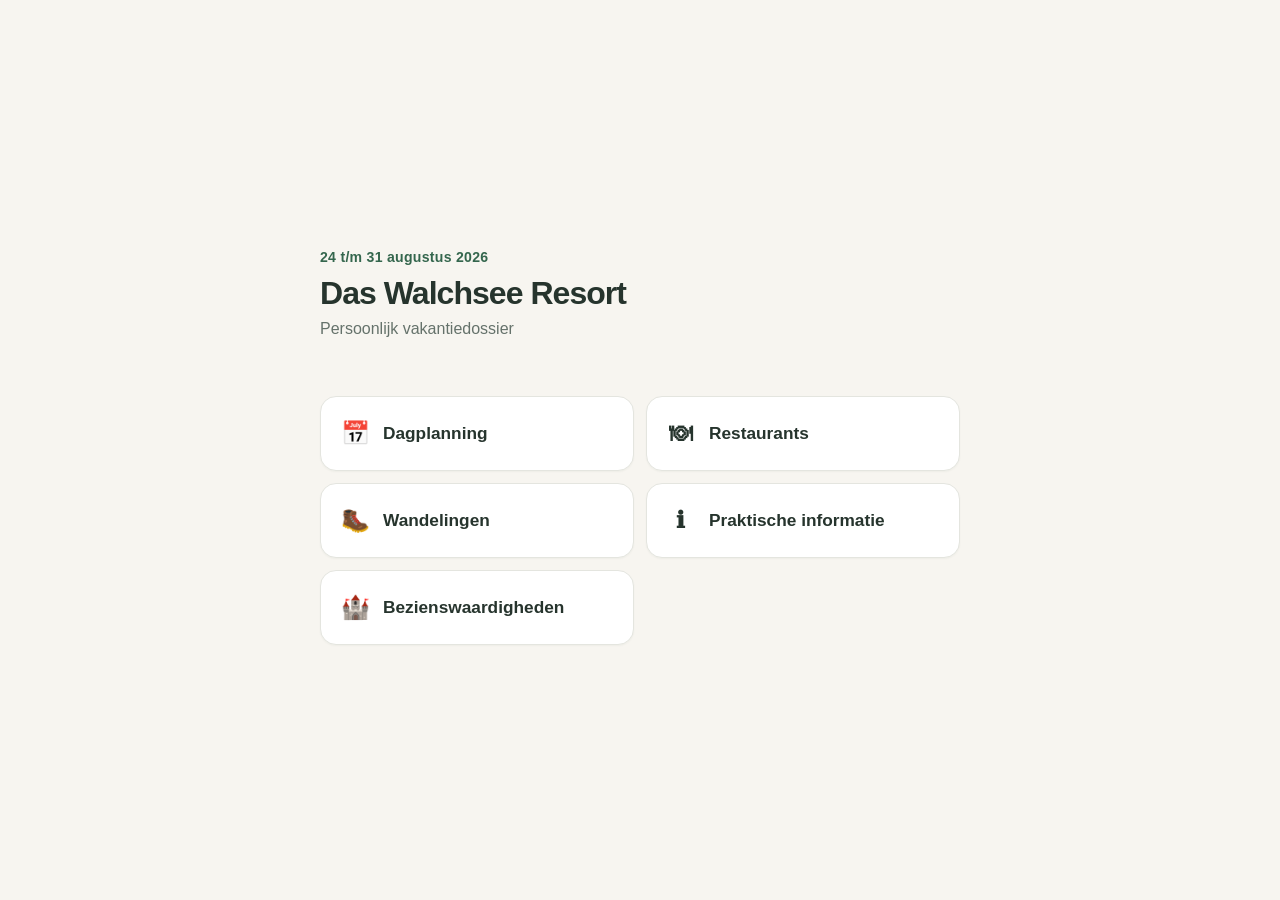
<file: index.html>
<!doctype html>
<html lang="nl">
  <head>
    <meta charset="utf-8">
    <meta name="viewport" content="width=device-width, initial-scale=1, viewport-fit=cover">
    <meta name="theme-color" content="#f7f5f0">
    <meta name="apple-mobile-web-app-capable" content="yes">
    <meta name="apple-mobile-web-app-status-bar-style" content="default">
    <link rel="apple-touch-icon" sizes="180x180" href="icons/apple-touch-icon.png">
    <title>Das Walchsee Resort</title>
    <link rel="manifest" href="manifest.json">
    <link rel="stylesheet" href="css/style.css">
  </head>
  <body data-page="home">
    <main class="page home-page">
      <header class="intro">
        <p class="eyebrow">24 t/m 31 augustus 2026</p>
        <h1>Das Walchsee Resort</h1>
        <p>Persoonlijk vakantiedossier</p>
      </header>
      <nav class="home-nav" aria-label="Hoofdnavigatie">
        <a class="home-link" href="dagplanning.html"><span>📅</span>Dagplanning</a>
        <a class="home-link" href="restaurants.html"><span>🍽</span>Restaurants</a>
        <a class="home-link" href="wandelingen.html"><span>🥾</span>Wandelingen</a>
        <a class="home-link" href="praktisch.html"><span>ℹ</span>Praktische informatie</a>
        <a class="home-link" href="bezienswaardigheden.html"><span>🏰</span>Bezienswaardigheden</a>
      </nav>
    </main>
    <script src="js/app.js"></script>
  </body>
</html>
</file>
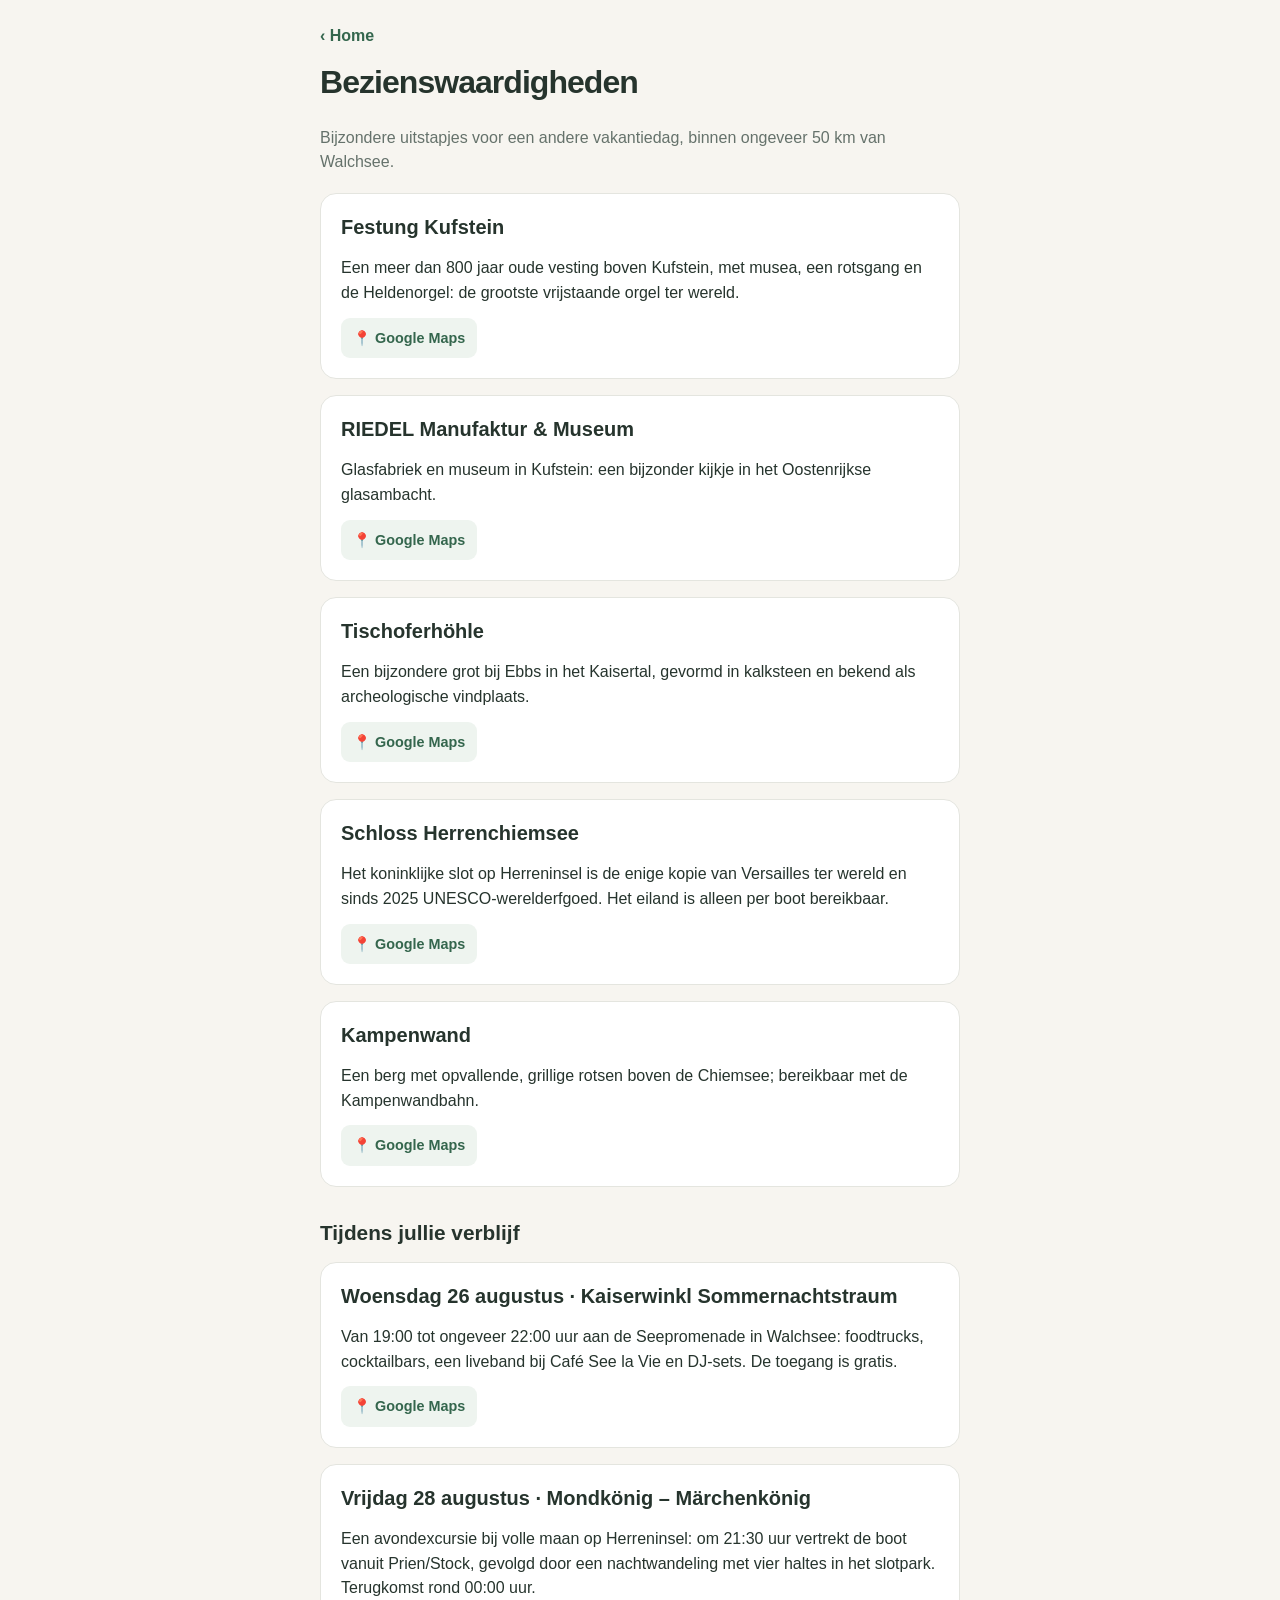
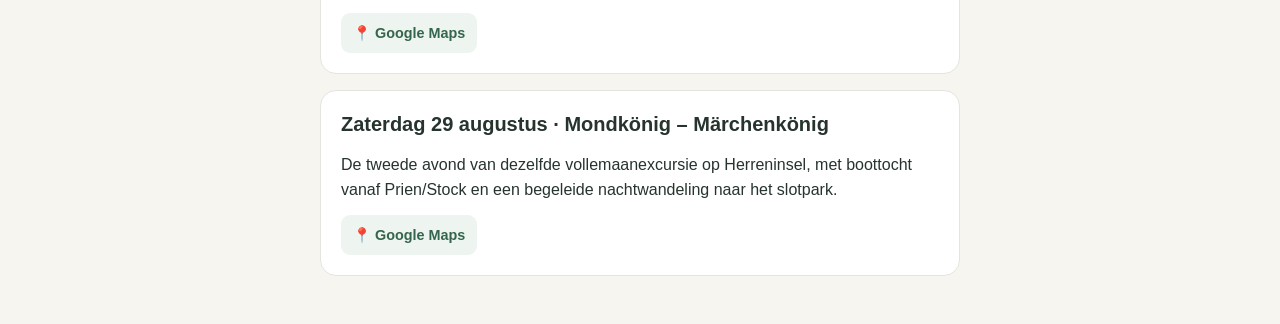
<file: bezienswaardigheden.html>
<!doctype html>
<html lang="nl">
  <head>
    <meta charset="utf-8">
    <meta name="viewport" content="width=device-width, initial-scale=1, viewport-fit=cover">
    <meta name="theme-color" content="#f7f5f0">
    <meta name="apple-mobile-web-app-capable" content="yes">
    <meta name="apple-mobile-web-app-status-bar-style" content="default">
    <link rel="apple-touch-icon" sizes="180x180" href="icons/apple-touch-icon.png">
    <title>Bezienswaardigheden · Das Walchsee Resort</title>
    <link rel="manifest" href="manifest.json">
    <link rel="stylesheet" href="css/style.css">
  </head>
  <body data-page="sights">
    <main class="page"><header class="page-header"><a class="back" href="index.html">‹ Home</a><h1>Bezienswaardigheden</h1></header><section id="content" aria-live="polite"></section></main>
    <script src="js/app.js"></script>
  </body>
</html>
</file>
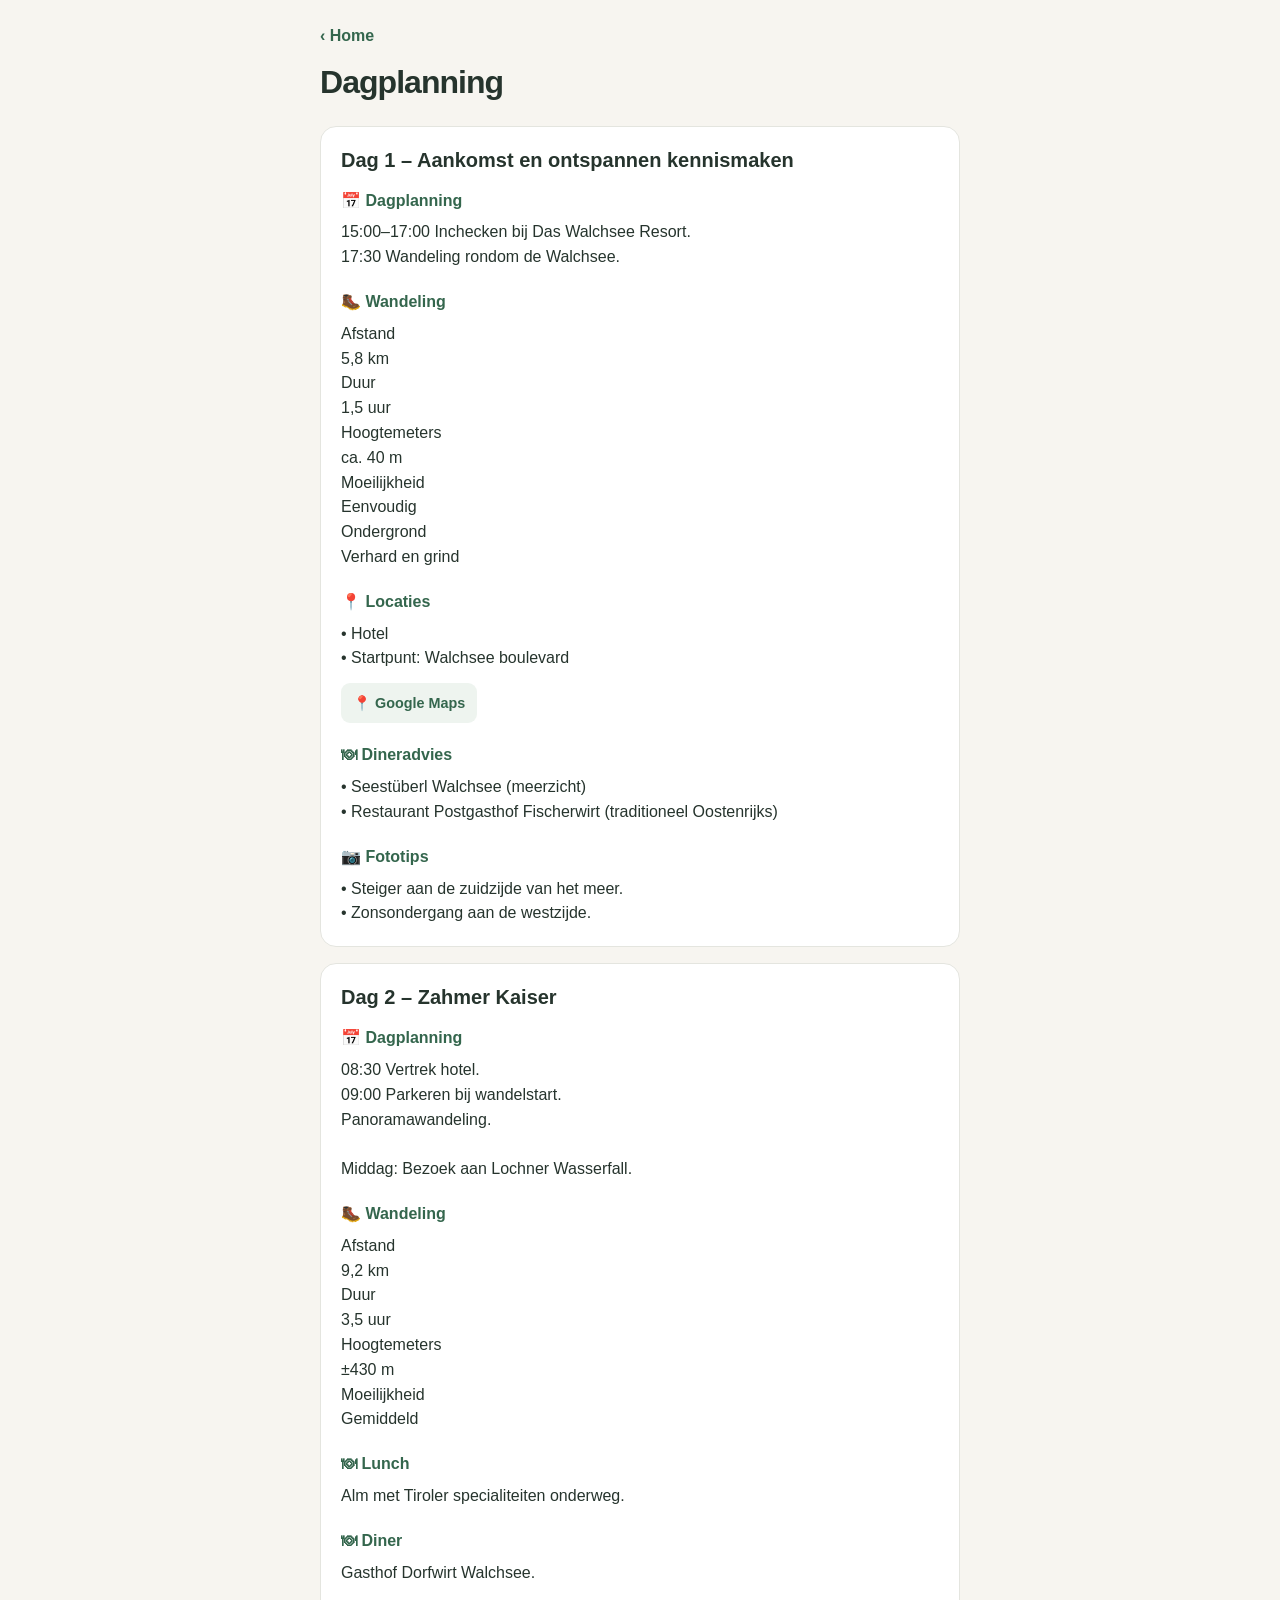
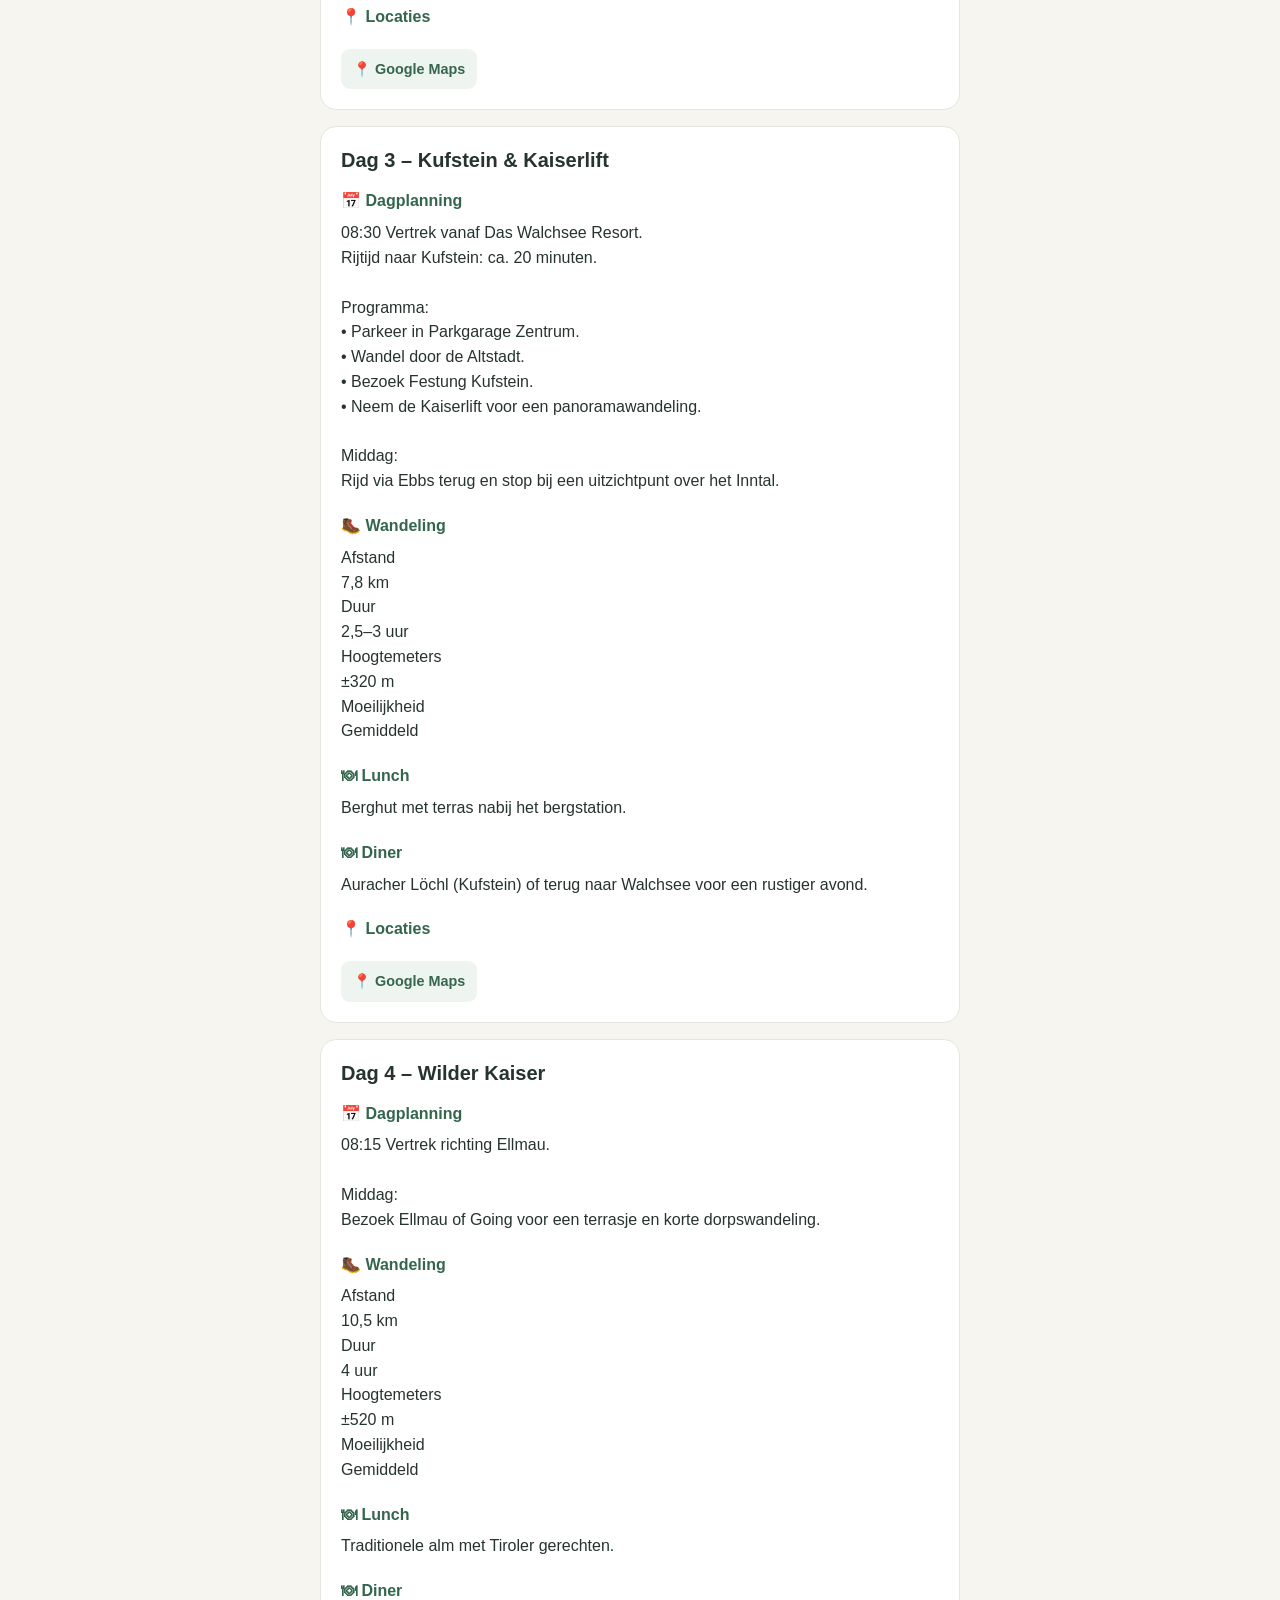
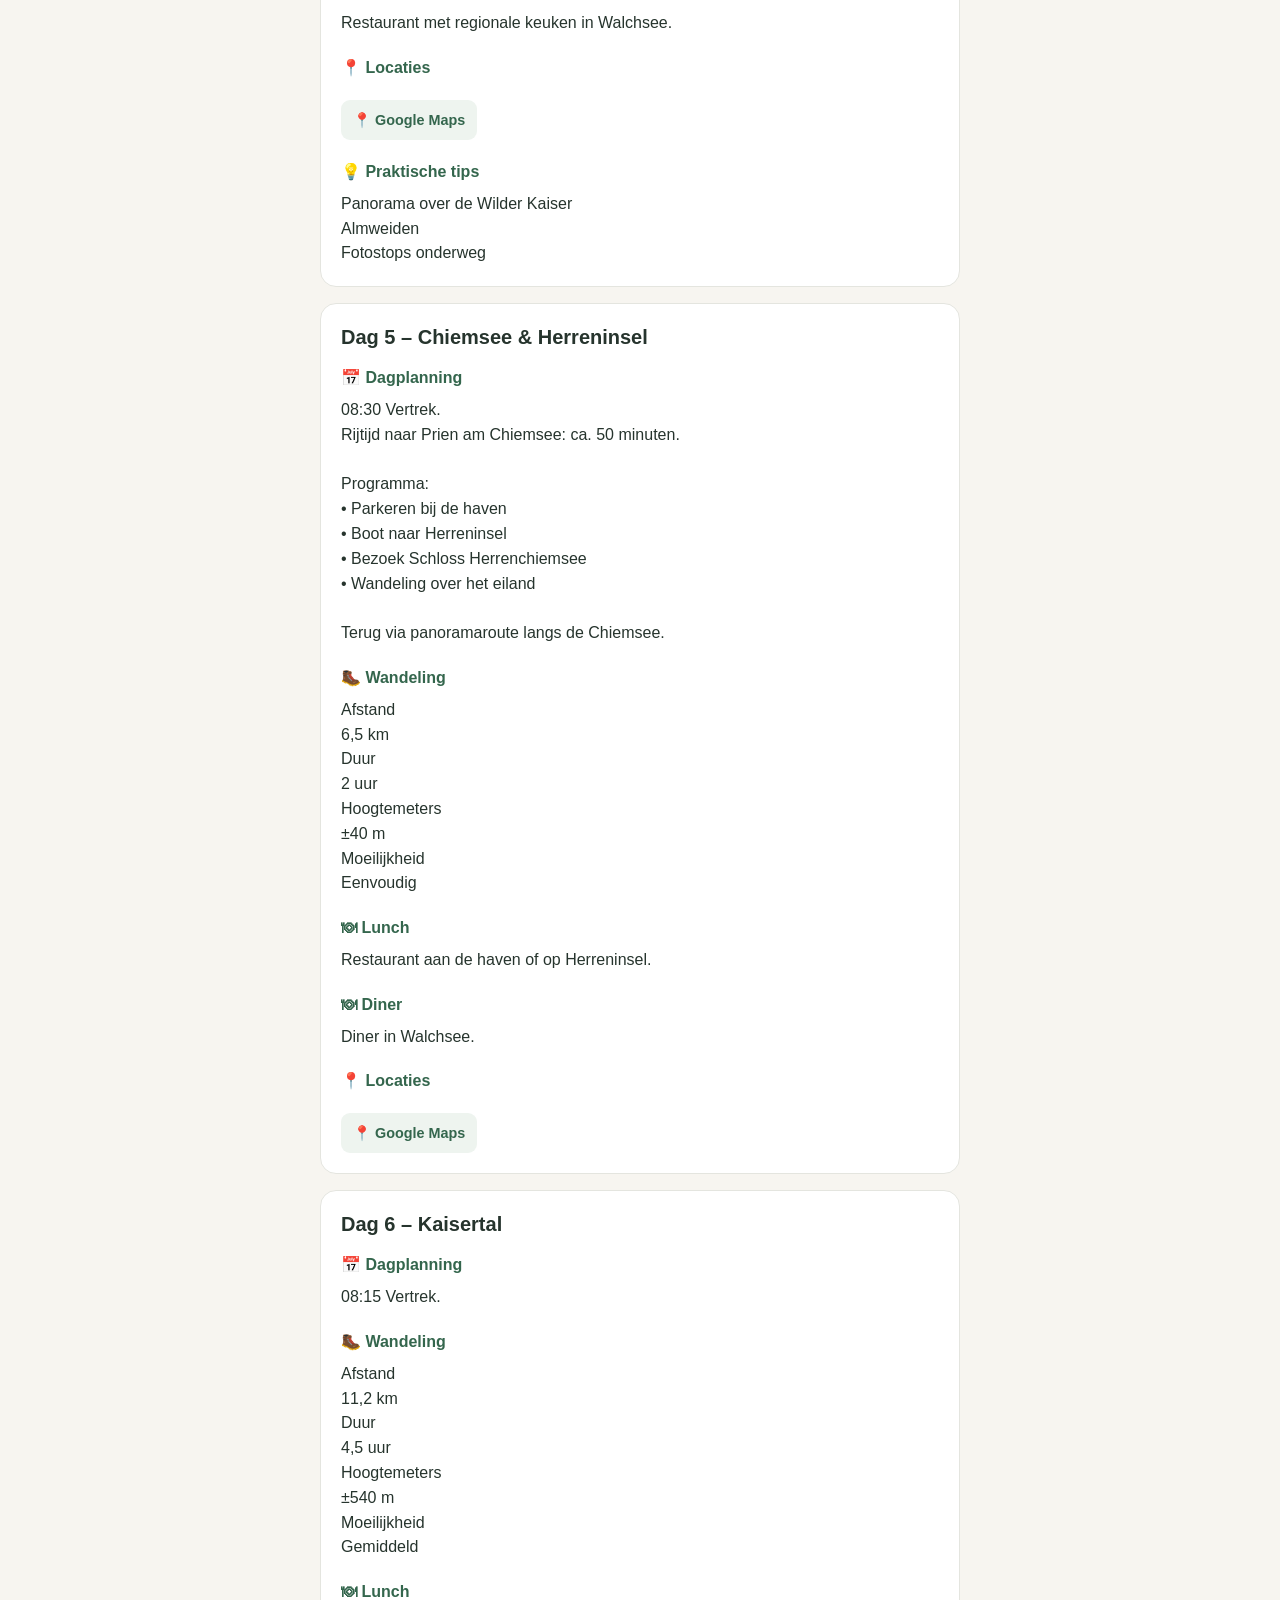
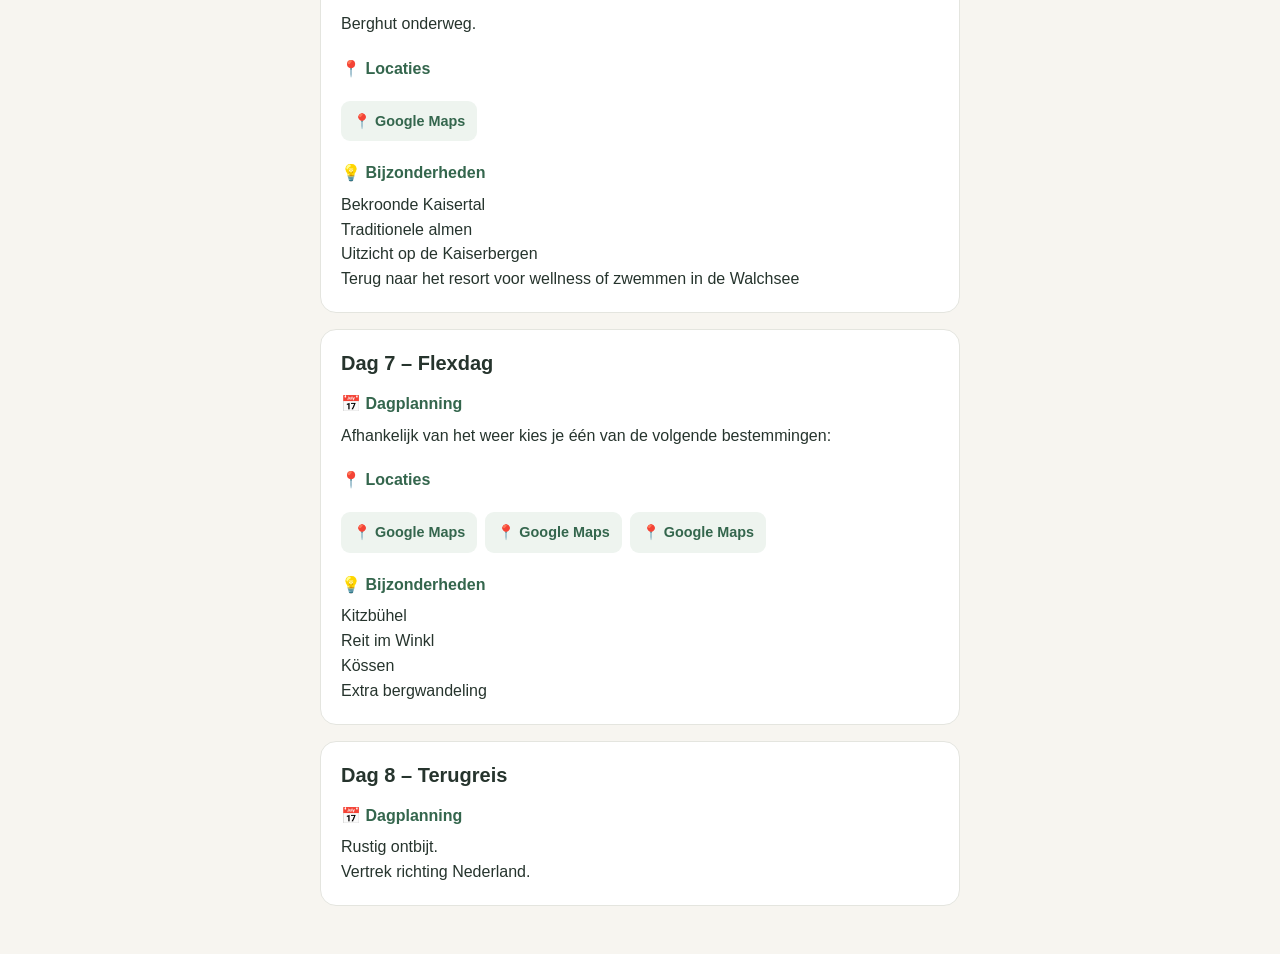
<file: dagplanning.html>
<!doctype html>
<html lang="nl">
  <head>
    <meta charset="utf-8">
    <meta name="viewport" content="width=device-width, initial-scale=1, viewport-fit=cover">
    <meta name="theme-color" content="#f7f5f0">
    <meta name="apple-mobile-web-app-capable" content="yes">
    <meta name="apple-mobile-web-app-status-bar-style" content="default">
    <link rel="apple-touch-icon" sizes="180x180" href="icons/apple-touch-icon.png">
    <title>Dagplanning · Das Walchsee Resort</title>
    <link rel="manifest" href="manifest.json">
    <link rel="stylesheet" href="css/style.css">
  </head>
  <body data-page="planning">
    <main class="page"><header class="page-header"><a class="back" href="index.html">‹ Home</a><h1>Dagplanning</h1></header><section id="content" aria-live="polite"></section></main>
    <script src="js/app.js"></script>
  </body>
</html>
</file>
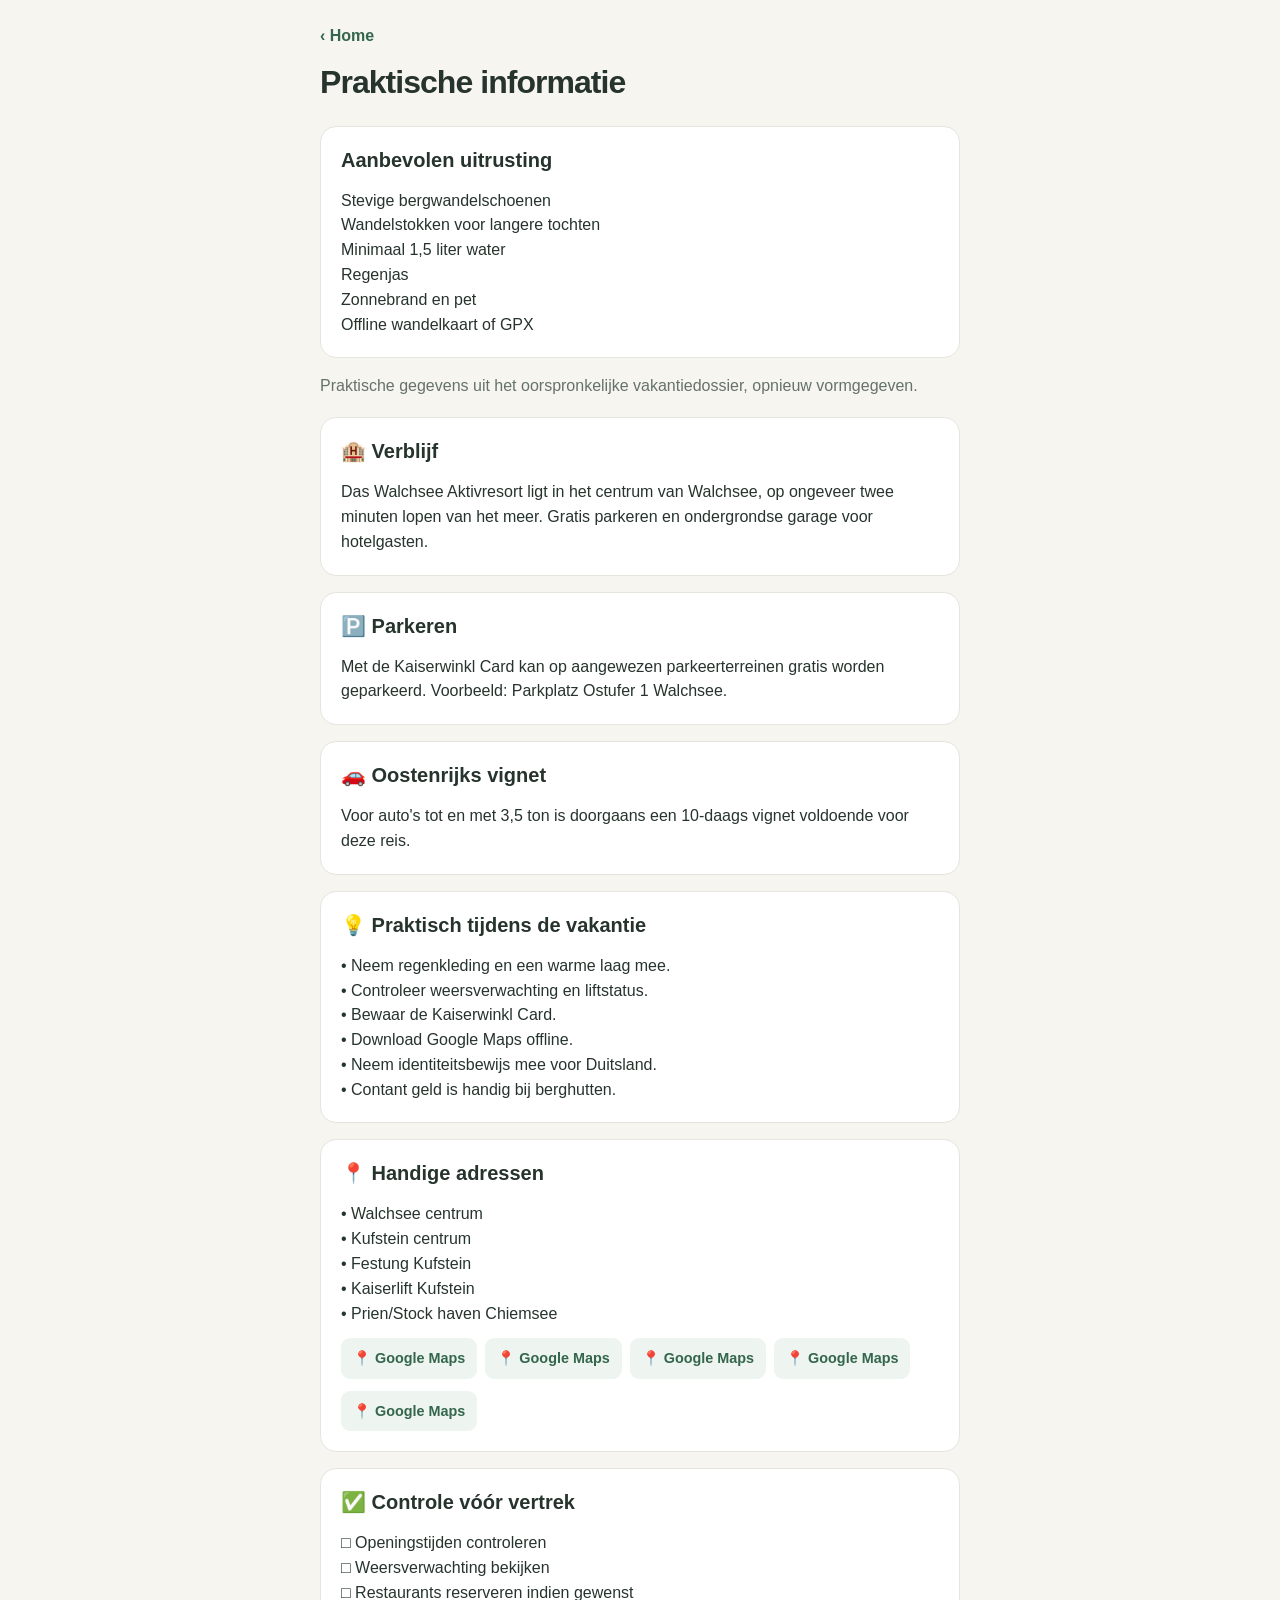
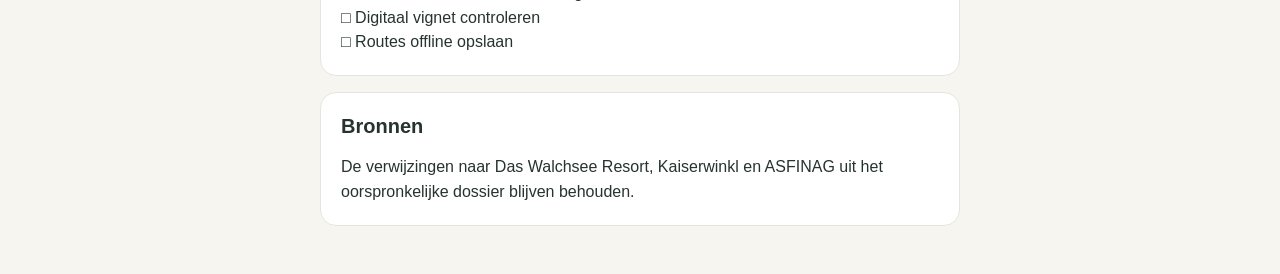
<file: praktisch.html>
<!doctype html>
<html lang="nl">
  <head>
    <meta charset="utf-8">
    <meta name="viewport" content="width=device-width, initial-scale=1, viewport-fit=cover">
    <meta name="theme-color" content="#f7f5f0">
    <meta name="apple-mobile-web-app-capable" content="yes">
    <meta name="apple-mobile-web-app-status-bar-style" content="default">
    <link rel="apple-touch-icon" sizes="180x180" href="icons/apple-touch-icon.png">
    <title>Praktische informatie · Das Walchsee Resort</title>
    <link rel="manifest" href="manifest.json">
    <link rel="stylesheet" href="css/style.css">
  </head>
  <body data-page="practical">
    <main class="page"><header class="page-header"><a class="back" href="index.html">‹ Home</a><h1>Praktische informatie</h1></header><section id="content" aria-live="polite"></section></main>
    <script src="js/app.js"></script>
  </body>
</html>
</file>
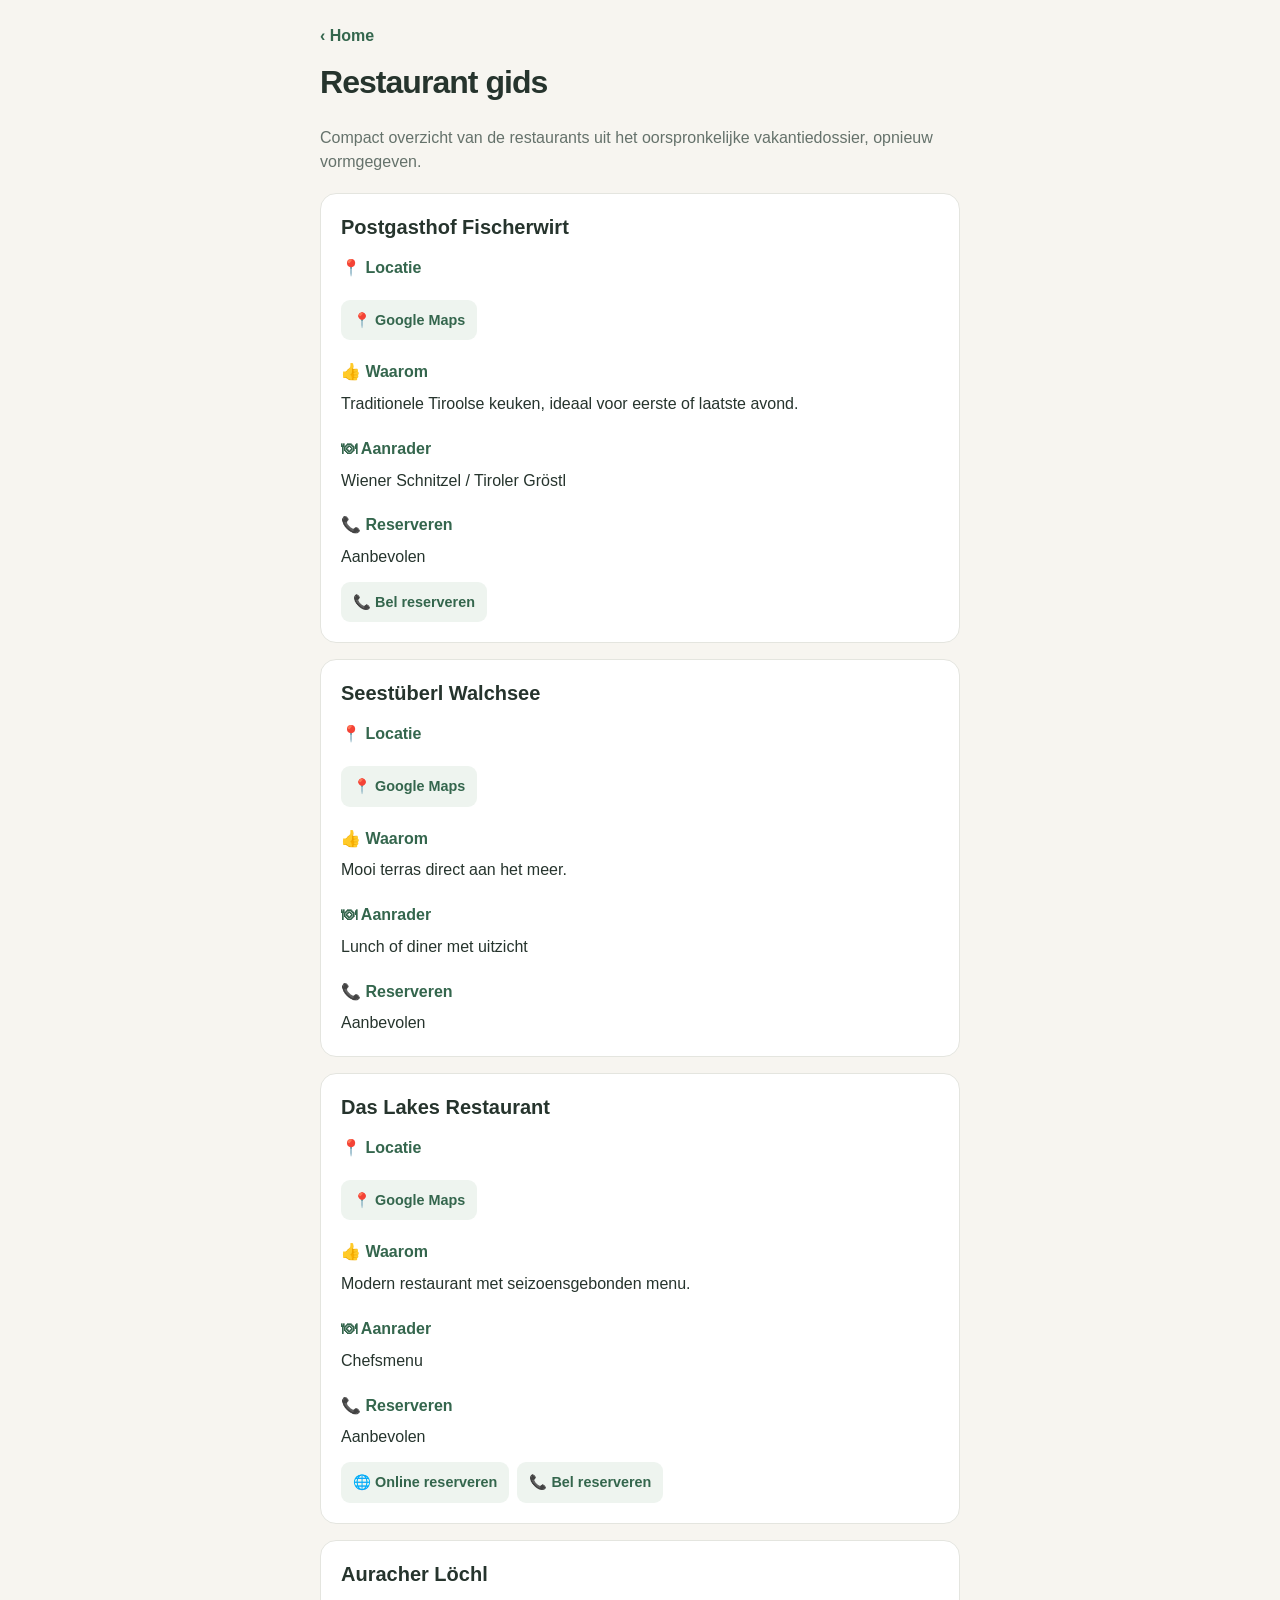
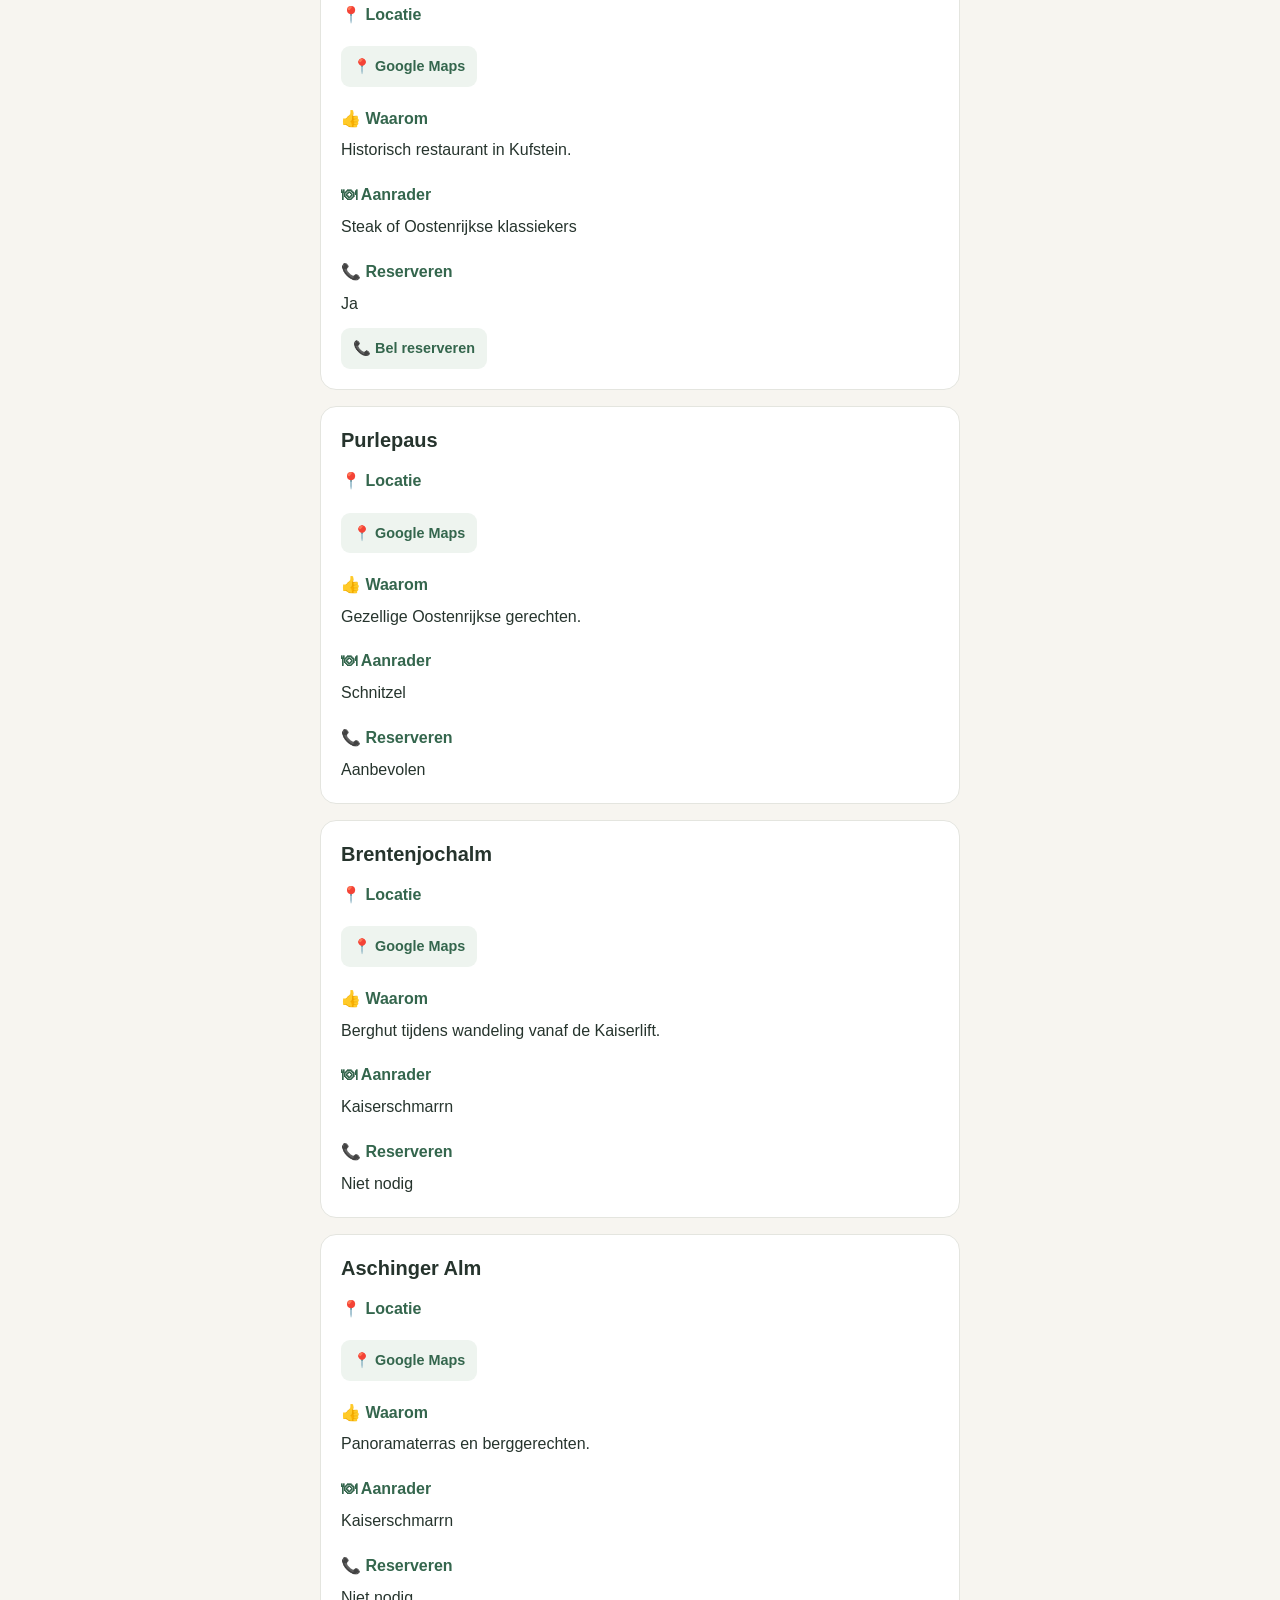
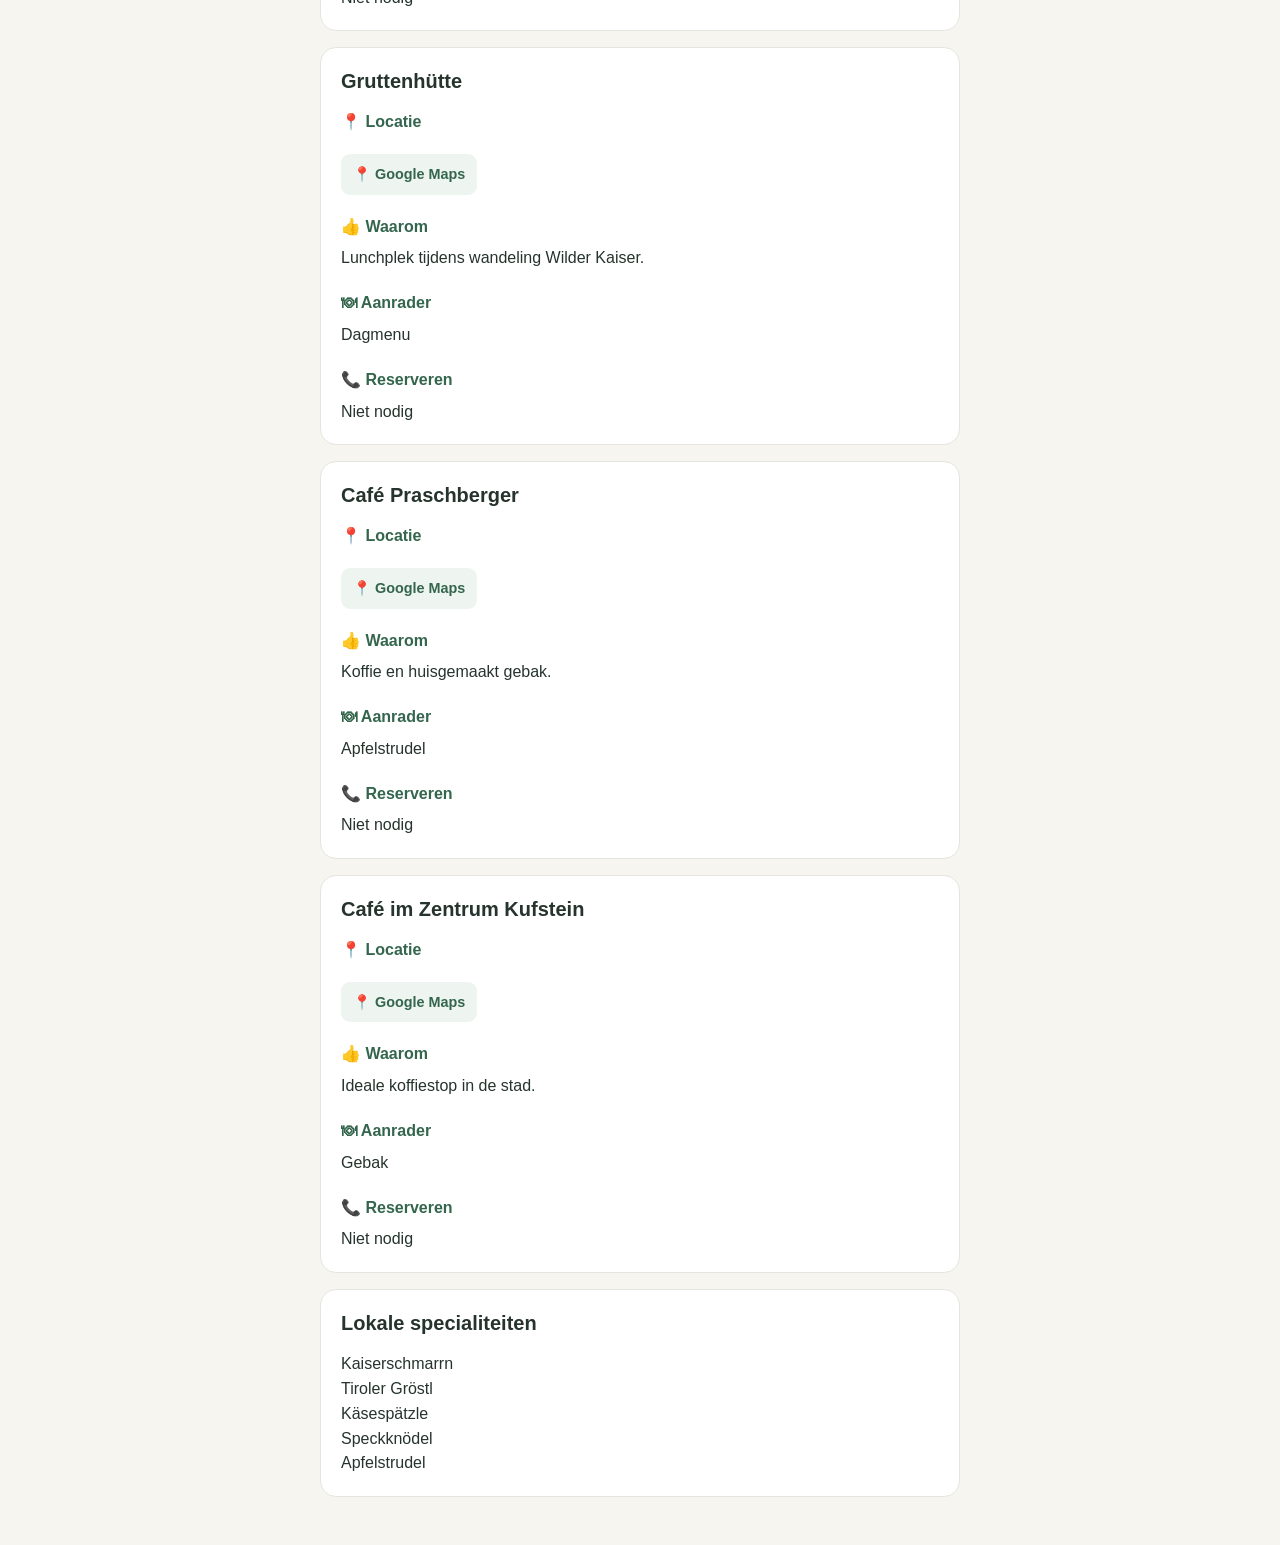
<file: restaurants.html>
<!doctype html>
<html lang="nl">
  <head>
    <meta charset="utf-8">
    <meta name="viewport" content="width=device-width, initial-scale=1, viewport-fit=cover">
    <meta name="theme-color" content="#f7f5f0">
    <meta name="apple-mobile-web-app-capable" content="yes">
    <meta name="apple-mobile-web-app-status-bar-style" content="default">
    <link rel="apple-touch-icon" sizes="180x180" href="icons/apple-touch-icon.png">
    <title>Restaurants · Das Walchsee Resort</title>
    <link rel="manifest" href="manifest.json">
    <link rel="stylesheet" href="css/style.css">
  </head>
  <body data-page="restaurants">
    <main class="page"><header class="page-header"><a class="back" href="index.html">‹ Home</a><h1>Restaurant gids</h1></header><section id="content" aria-live="polite"></section></main>
    <script src="js/app.js"></script>
  </body>
</html>
</file>
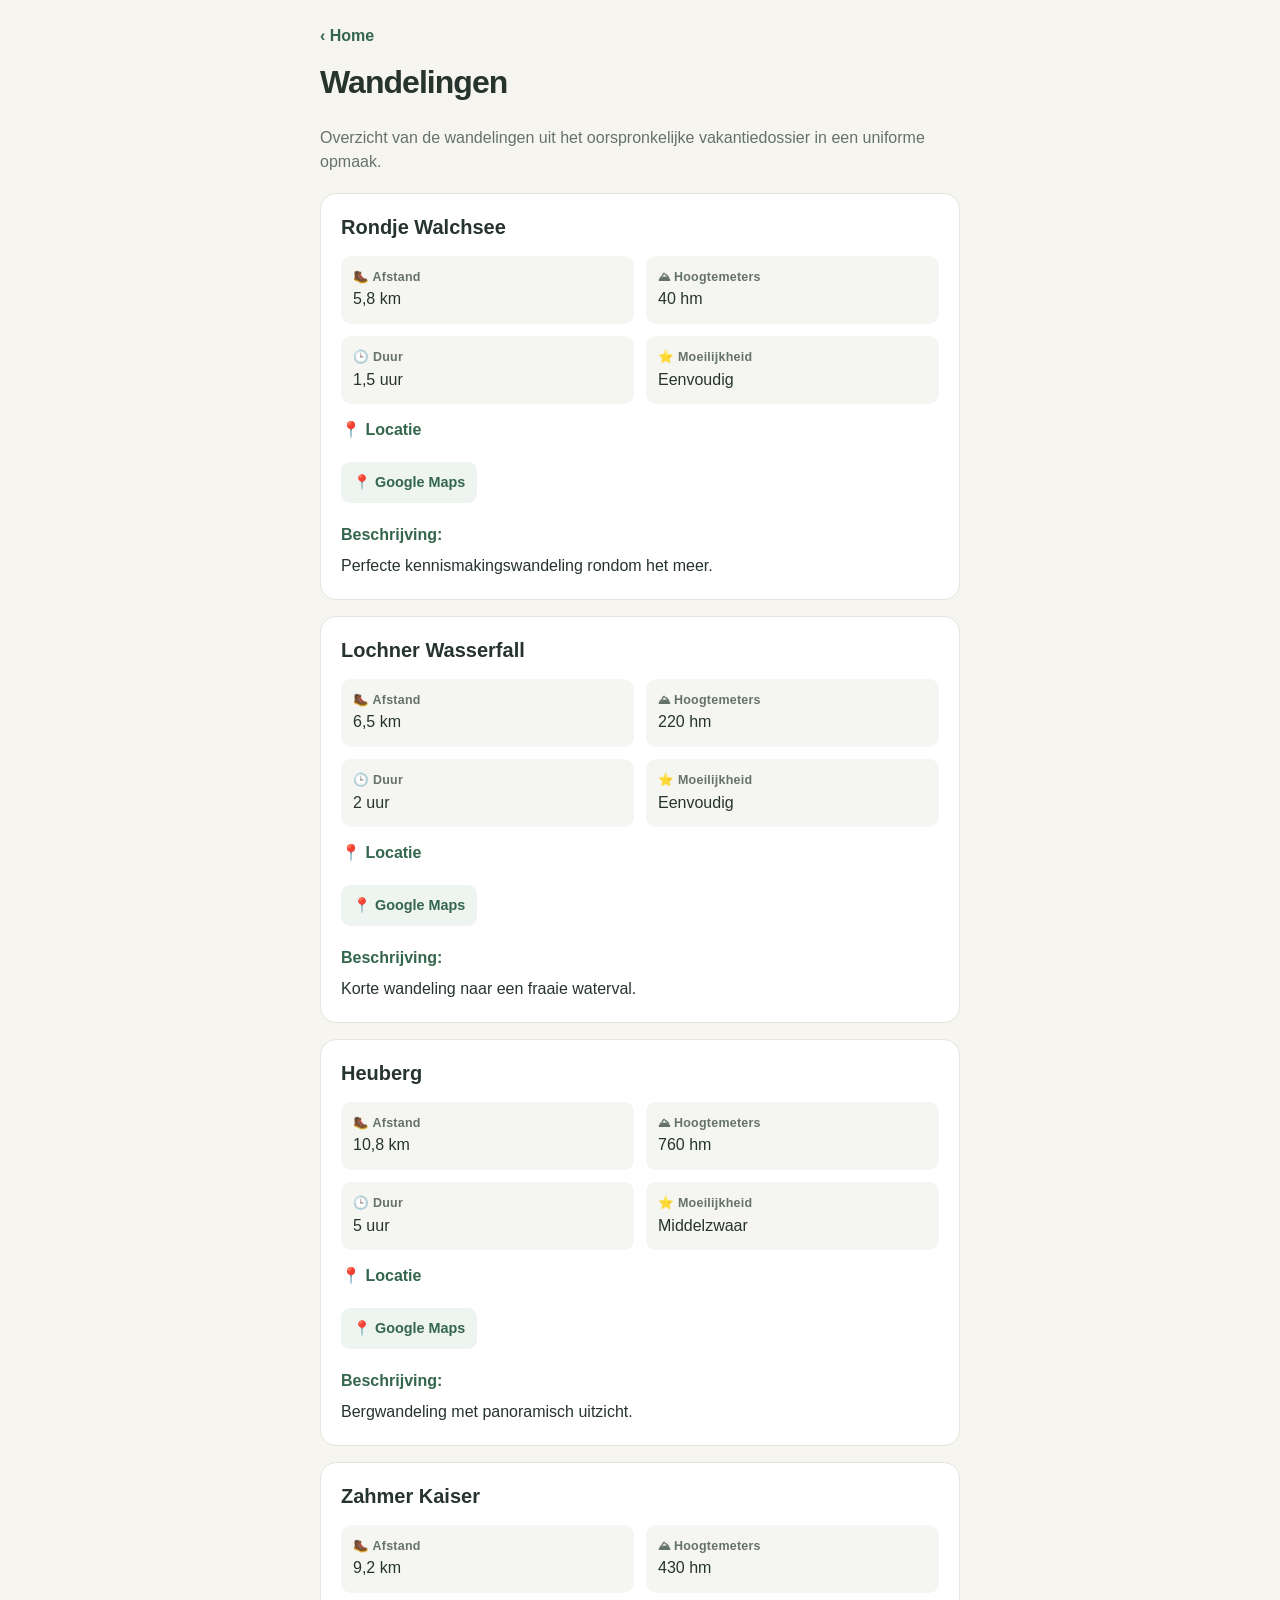
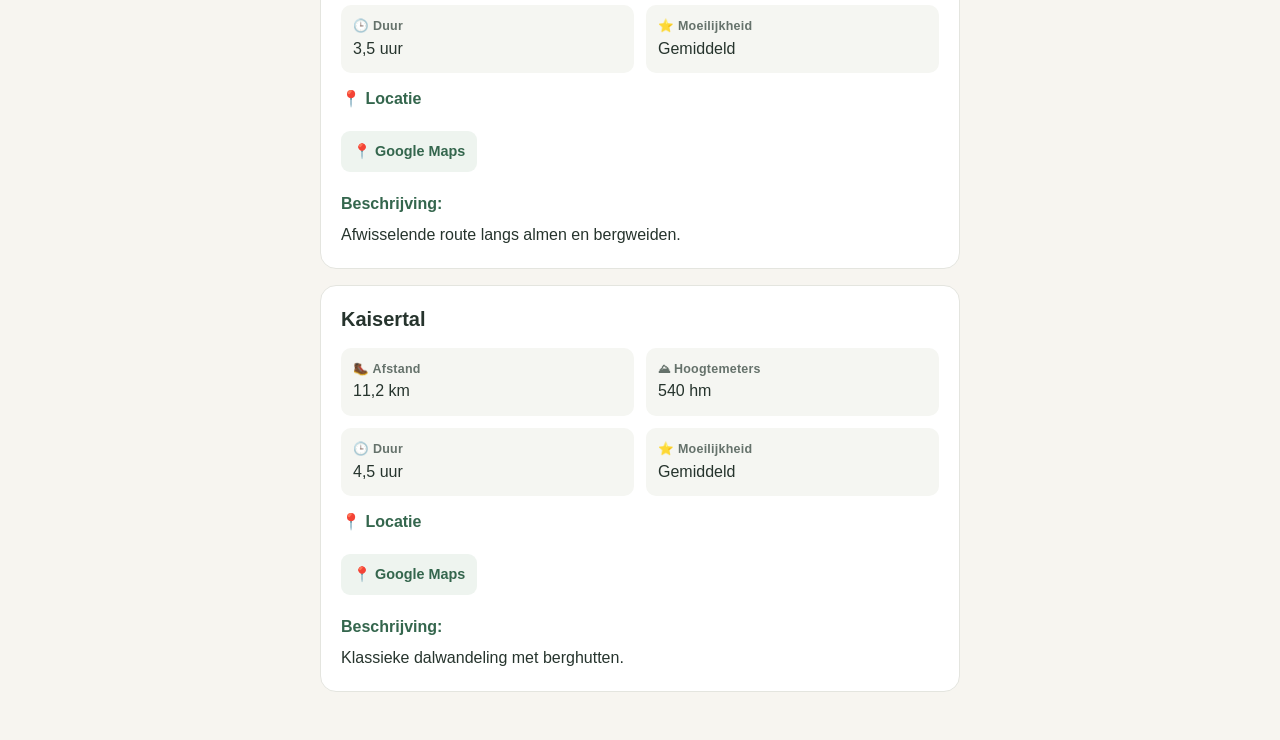
<file: wandelingen.html>
<!doctype html>
<html lang="nl">
  <head>
    <meta charset="utf-8">
    <meta name="viewport" content="width=device-width, initial-scale=1, viewport-fit=cover">
    <meta name="theme-color" content="#f7f5f0">
    <meta name="apple-mobile-web-app-capable" content="yes">
    <meta name="apple-mobile-web-app-status-bar-style" content="default">
    <link rel="apple-touch-icon" sizes="180x180" href="icons/apple-touch-icon.png">
    <title>Wandelingen · Das Walchsee Resort</title>
    <link rel="manifest" href="manifest.json">
    <link rel="stylesheet" href="css/style.css">
  </head>
  <body data-page="walks">
    <main class="page"><header class="page-header"><a class="back" href="index.html">‹ Home</a><h1>Wandelingen</h1></header><section id="content" aria-live="polite"></section></main>
    <script src="js/app.js"></script>
  </body>
</html>
</file>
<file: css/style.css>
:root { color-scheme: light; --ink:#26342d; --muted:#65726b; --paper:#f7f5f0; --card:#fff; --line:#e4e5df; --accent:#34664d; }
* { box-sizing:border-box; }
body { margin:0; background:var(--paper); color:var(--ink); font-family:-apple-system, BlinkMacSystemFont, "Segoe UI", sans-serif; font-size:16px; line-height:1.55; }
.page { width:min(100%, 680px); margin:0 auto; padding:calc(24px + env(safe-area-inset-top)) 20px calc(32px + env(safe-area-inset-bottom)); }
.home-page { min-height:100dvh; display:flex; flex-direction:column; justify-content:center; }
.intro { margin-bottom:38px; }
.eyebrow { margin:0 0 6px; color:var(--accent); font-size:.88rem; font-weight:700; letter-spacing:.02em; }
h1,h2,h3,p { margin-top:0; } h1 { margin-bottom:5px; font-size:2rem; line-height:1.18; letter-spacing:-.03em; } h2 { font-size:1.25rem; line-height:1.3; } h3 { font-size:1rem; }
.intro p:last-child { color:var(--muted); }
.home-nav { display:grid; gap:12px; }
.home-link { min-height:75px; display:flex; align-items:center; gap:16px; padding:18px 20px; border:1px solid var(--line); border-radius:16px; background:var(--card); box-shadow:0 1px 2px rgba(22,40,30,.04); color:var(--ink); font-size:1.08rem; font-weight:650; text-decoration:none; }
.home-link span { width:26px; font-size:1.45rem; text-align:center; }
.page-header { margin-bottom:24px; }.page-header h1 { margin:15px 0 0; }.back { color:var(--accent); font-weight:650; text-decoration:none; }
.card { margin:0 0 16px; padding:20px; border:1px solid var(--line); border-radius:16px; background:var(--card); }.card h2 { margin-bottom:16px; }.card h3 { margin:20px 0 7px; color:var(--accent); }.card h3:first-of-type { margin-top:0; }
.plain { margin:0; white-space:pre-line; }.items { margin:0; padding-left:20px; }.items li { margin:4px 0; }.facts { display:grid; grid-template-columns:1fr 1fr; gap:12px; margin:14px 0; }.fact { padding:12px; border-radius:10px; background:#f5f6f2; }.fact strong,.label { display:block; color:var(--muted); font-size:.78rem; font-weight:700; letter-spacing:.02em; }.note { color:var(--muted); }.section-intro { margin-bottom:18px; color:var(--muted); }
.map-link { display:inline-block; margin:12px 8px 0 0; padding:9px 12px; border-radius:9px; background:#eef4ef; color:var(--accent); font-size:.9rem; font-weight:700; text-decoration:none; }
.section-title { margin:32px 0 16px; font-size:1.3rem; }
@media (min-width:520px) { .home-nav { grid-template-columns:1fr 1fr; } }
</file>
